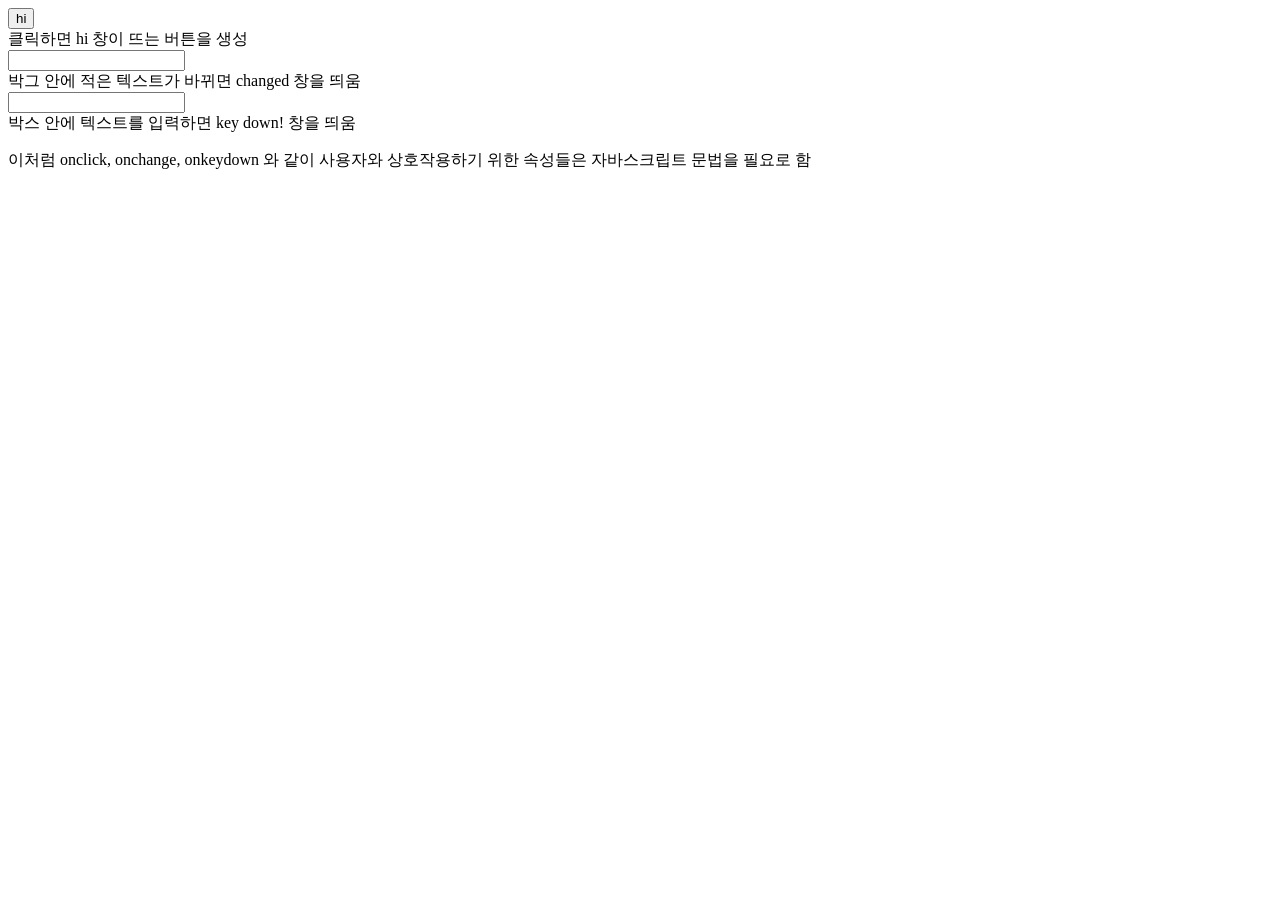
<file: 이벤트/index.html>
<!DOCTYPE html>
<html lang="en">
<head>
    <meta charset="UTF-8">
    <meta name="viewport" content="width=device-width, initial-scale=1.0">
    <title>Document</title>
</head>
<body>
    <input type="button" value="hi" onclick="alert('hi')">
    <br/>
    클릭하면 hi 창이 뜨는 버튼을 생성
    <br />
    <input type="text" onchange="alert('changed')">
    <br />
    박그 안에 적은 텍스트가 바뀌면 changed 창을 띄움
    <br />
    <input type="text" onkeydown="alert('key down!')">
    <br />
    박스 안에 텍스트를 입력하면 key down! 창을 띄움
    <p>이처럼 onclick, onchange, onkeydown 와 같이 사용자와 상호작용하기 위한 속성들은 자바스크립트 문법을 필요로 함</p>
</body>
</html>
</file>
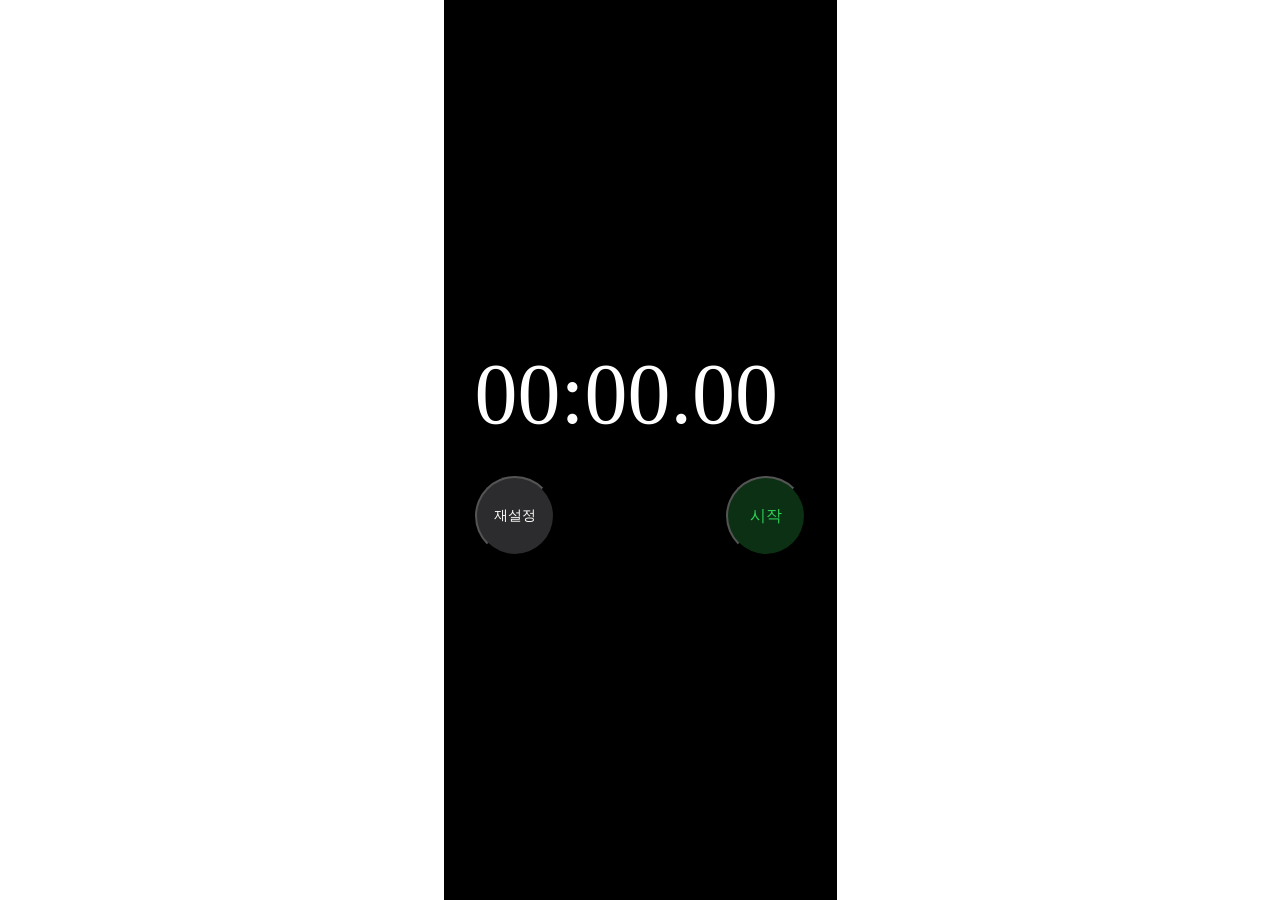
<file: 스톱워치/stopwatch.html>
<!doctype html>
<html lang="en">
  <head>
    <meta charset="UTF-8" />
    <meta name="viewport" content="width=device-width, initial-scale=1.0" />
    <title>스톱워치</title>
    <link rel="stylesheet" href="./style.css" />
    
  </head>
  <body>
    <div id="container">
      <h1 id="time">00:00.00</h1>
      <div id="buttons">
        <input type="button" id="btn-reset" value="재설정" />
        <input type="button" id="btn-start" value="시작" />
        <!-- 시작 버튼 누른 후 중지 버튼으로 바뀜 classList 주어서 바꾸기-->
      </div>
    </div>
  </body>
</html>
</file>
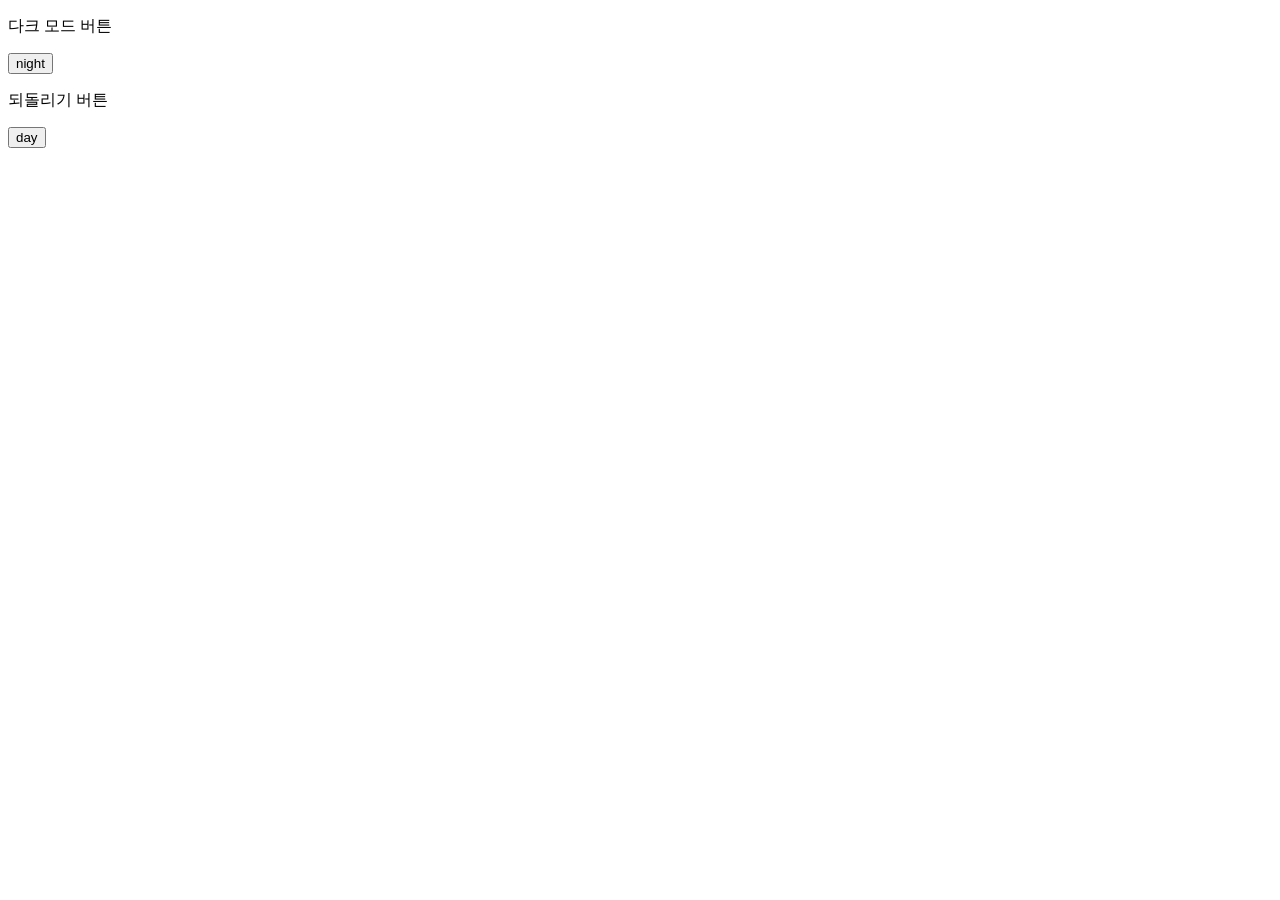
<file: 제어할태그선택/다크모드버튼.html>
<!DOCTYPE html>
<html lang="en">
<head>
    <meta charset="UTF-8">
    <meta name="viewport" content="width=device-width, initial-scale=1.0">
    <title>Document</title>
</head>
<body>
<p>다크 모드 버튼</p>
  <input type="button" value="night" onclick="
    document.querySelector('body').style.backgroundColor = 'black';
    document.querySelector('body').style.color = 'white';
  ">
  
  <p>되돌리기 버튼</p>
  <input type="button" value="day" onclick="
    document.querySelector('body').style.backgroundColor = 'white';
    document.querySelector('body').style.color = 'black';
  ">
</body>
</html>
</file>
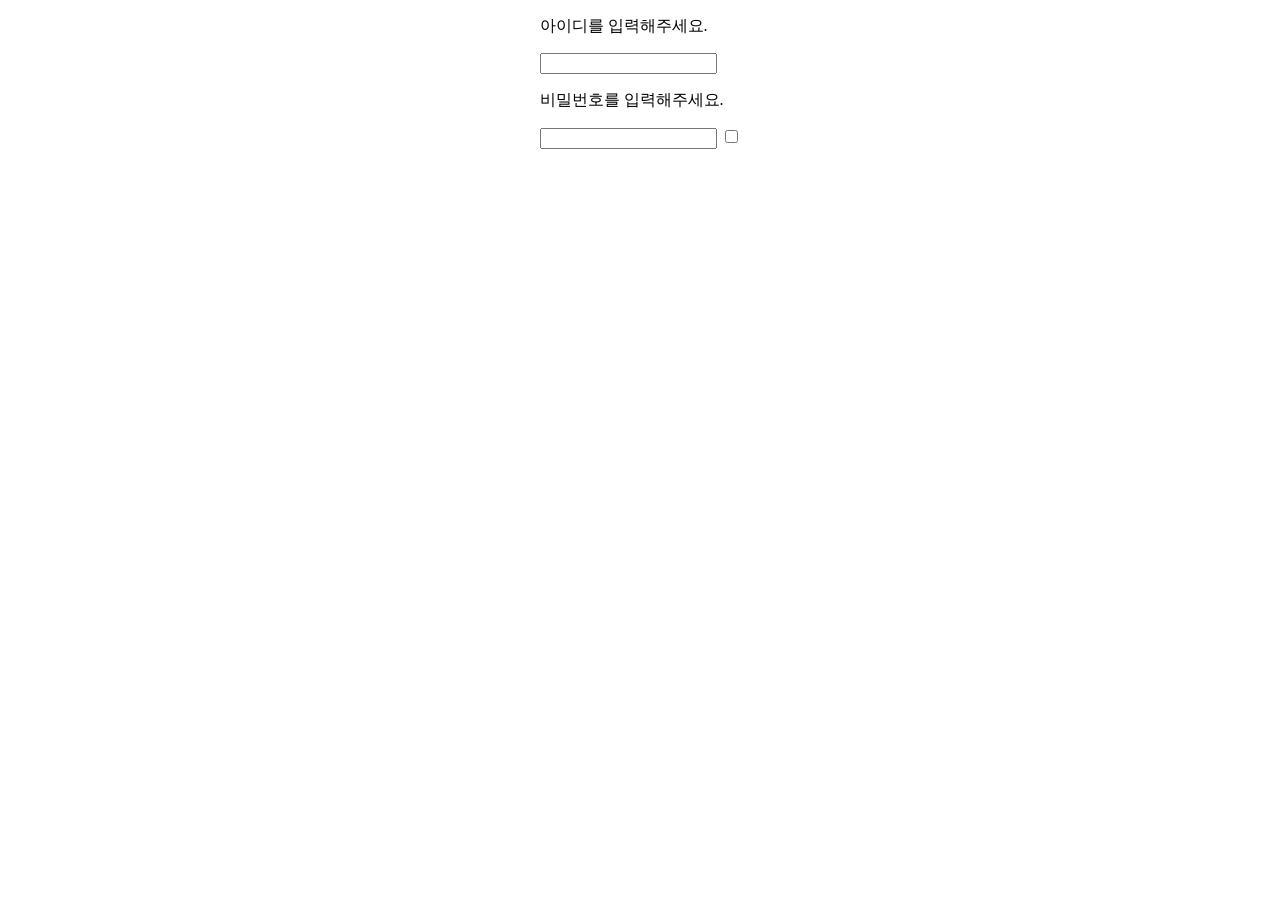
<file: 토이프로젝트/show_password.html>
<!doctype html>
<html lang="en">
  <head>
    <meta charset="UTF-8" />
    <meta name="viewport" content="width=device-width, initial-scale=1.0" />
    <title>로그인</title>
    <style>
      #container {
        width: fit-content;
        margin: 0 auto;
      }
    </style>
  </head>
  <body>
    <div id="container">
      <div id="id_wrap">
        <p>아이디를 입력해주세요.</p>
        <input type="text" name="login" id="login" />
      </div>
      <div id="password_wrap">
        <p>비밀번호를 입력해주세요.</p>
        <input type="password" name="password" id="password" />
        <input type="checkbox" name="show" id="show_password" />
      </div>
    </div>
    <script>
      const passwordElement = document.querySelector("#password");
      const show = document.querySelector("#show_password");

      show.addEventListener("change", () => {
        if (show.checked) {
          passwordElement.type = "text";
        } else {
          passwordElement.type = "password";
        }
      });
    </script>
  </body>
</html>
</file>
<file: 스톱워치/style.css>
@import url(./reset.css);

body {
  min-height: 100vh;
  display: flex;
  justify-content: center;
  align-items: center;
}

#container {
  width: 393px;
  height: 100vh;
  padding: 0 31px;
  box-sizing: border-box;
  background: #000;
  display: flex;
  flex-direction: column;
  justify-content: center;
  align-items: center;
}

#time {
  width: 100%;
  margin: 0 0 31px;
  color: #fff;
  font-family: "SF Pro";
  font-size: 86px;
  font-style: normal;
  font-weight: 110;
  line-height: normal;
  margin-bottom: 32px;
}

#buttons {
  width: 100%;
  display: flex;
  justify-content: space-between;
}

#btn-start {
  width: 80px;
  height: 80px;
  aspect-ratio: 1/1;
  border-radius: 100px;
  background: rgba(48, 209, 88, 0.23);
  color: #30d158;
  font-family: "SF Pro";
  font-size: 16px;
  font-style: normal;
  font-weight: 400;
  line-height: normal;
}

#btn-reset {
  width: 80px;
  height: 80px;
  aspect-ratio: 1/1;
  border-radius: 100px;
  background: #2c2c2e;
  color: #fff;
  font-family: "SF Pro";
  font-size: 14px;
  font-style: normal;
  font-weight: 400;
  line-height: normal;
}

#btn-stop {
  width: 80px;
  height: 80px;
  aspect-ratio: 1/1;
  border-radius: 100px;
  background: #ff3b303b;
  color: #ff3b30;
  font-family: "SF Pro";
  font-size: 16px;
  font-style: normal;
  font-weight: 400;
  line-height: normal;
}
</file>
